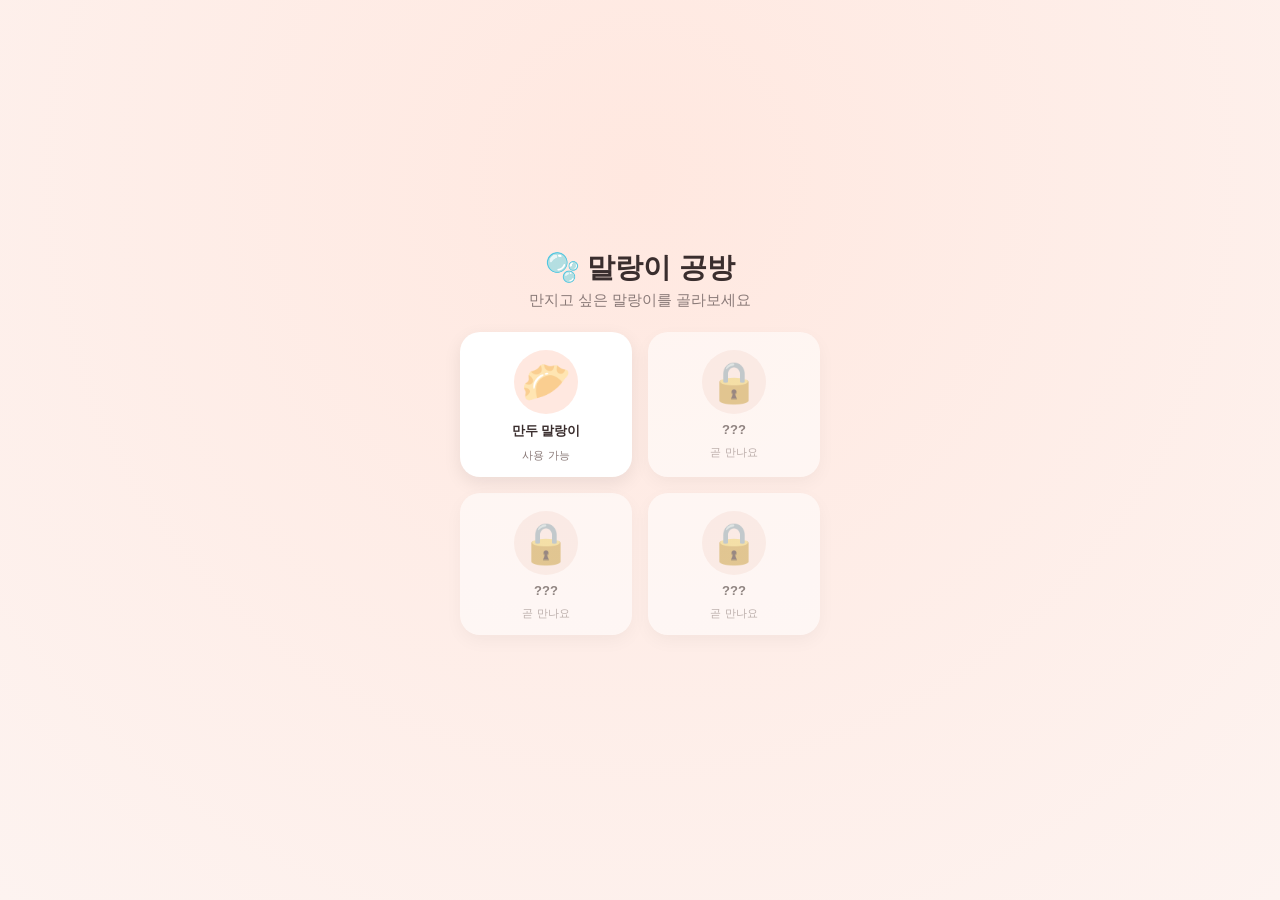
<file: malangi-simulator.html>
<!DOCTYPE html>
<html lang="ko">
<head>
<meta charset="UTF-8">
<meta name="viewport" content="width=device-width, initial-scale=1.0, maximum-scale=1.0, user-scalable=no">
<title>말랑이 공방</title>
<style>
  :root {
    --bg: #fdf3f0;
    --bg2: #ffe8e0;
    --card: #ffffff;
    --text: #3a2e2e;
    --sub: #8a7a78;
    --accent: #f3dfb6;
    --accent-edge: #d9a66c;
    --brand: #ff8f7a;
  }
  @media (prefers-color-scheme: dark) {
    :root:not([data-theme="light"]) {
      --bg: #201a1c; --bg2: #2b2224; --card: #2c2426;
      --text: #f2e9e7; --sub: #b6a6a4; --brand: #ff9a86;
    }
  }
  :root[data-theme="dark"] {
    --bg: #201a1c; --bg2: #2b2224; --card: #2c2426;
    --text: #f2e9e7; --sub: #b6a6a4; --brand: #ff9a86;
  }
  * { box-sizing: border-box; -webkit-tap-highlight-color: transparent; }
  html, body {
    margin: 0; padding: 0; width: 100%; height: 100%;
    background: radial-gradient(circle at 50% 20%, var(--bg2), var(--bg));
    font-family: -apple-system, BlinkMacSystemFont, "Apple SD Gothic Neo", "Pretendard", sans-serif;
    color: var(--text);
    overscroll-behavior: none;
  }
  .screen { display: none; min-height: 100%; flex-direction: column; align-items: center; justify-content: center; padding: 24px 16px 40px; text-align: center; }
  .screen.active { display: flex; }

  h1 { font-size: clamp(20px, 5vw, 28px); margin: 0 0 4px; font-weight: 800; }
  p.sub { color: var(--sub); margin: 0 0 22px; font-size: clamp(13px, 3.6vw, 15px); }

  /* ---- Home screen: character grid ---- */
  .grid {
    display: grid;
    grid-template-columns: repeat(2, 1fr);
    gap: 16px;
    width: min(360px, 88vw);
  }
  .malangi-card {
    background: var(--card);
    border: none;
    border-radius: 20px;
    padding: 18px 10px 14px;
    display: flex; flex-direction: column; align-items: center; gap: 8px;
    box-shadow: 0 6px 18px rgba(0,0,0,0.08);
    cursor: pointer;
    font-family: inherit;
    color: var(--text);
    transition: transform 0.15s;
  }
  .malangi-card:active { transform: scale(0.95); }
  .malangi-card.locked {
    cursor: default;
    opacity: 0.55;
    filter: grayscale(0.4);
  }
  .malangi-card .thumb {
    font-size: 40px;
    width: 64px; height: 64px;
    display: flex; align-items: center; justify-content: center;
    background: var(--bg2);
    border-radius: 50%;
  }
  .malangi-card .name { font-size: 13px; font-weight: 700; }
  .malangi-card .tag { font-size: 11px; color: var(--sub); }
  @keyframes shake {
    0%,100% { transform: translateX(0); }
    25% { transform: translateX(-4px); }
    75% { transform: translateX(4px); }
  }
  .malangi-card.shake { animation: shake 0.25s; }

  /* ---- Play screen ---- */
  .backBtn {
    align-self: flex-start;
    margin: 0 0 8px 4px;
    background: var(--card);
    border: none;
    border-radius: 999px;
    padding: 8px 16px;
    font-size: 13px;
    font-weight: 700;
    color: var(--text);
    box-shadow: 0 4px 12px rgba(0,0,0,0.08);
    cursor: pointer;
  }
  .stage {
    position: relative;
    width: min(380px, 90vw);
    height: min(380px, 90vw);
    display: flex; align-items: center; justify-content: center;
  }
  canvas { display: block; width: 100%; height: 100%; cursor: pointer; touch-action: none; }
  .counter {
    margin-top: 18px; background: var(--card); border-radius: 999px;
    padding: 10px 22px; font-size: 14px; font-weight: 600; color: var(--text);
    box-shadow: 0 4px 16px rgba(0,0,0,0.08);
  }
  .counter span { color: var(--brand); font-weight: 800; }
  .msg { margin-top: 10px; font-size: 13px; color: var(--sub); min-height: 18px; transition: opacity 0.3s; }
  .hint { margin-top: 4px; font-size: 12px; color: var(--sub); opacity: 0.7; }
</style>
</head>
<body>

<div class="screen active" id="homeScreen">
  <h1>🫧 말랑이 공방</h1>
  <p class="sub">만지고 싶은 말랑이를 골라보세요</p>
  <div class="grid">
    <button class="malangi-card" id="manduCard">
      <div class="thumb">🥟</div>
      <div class="name">만두 말랑이</div>
      <div class="tag">사용 가능</div>
    </button>
    <div class="malangi-card locked" data-locked="1">
      <div class="thumb">🔒</div>
      <div class="name">???</div>
      <div class="tag">곧 만나요</div>
    </div>
    <div class="malangi-card locked" data-locked="1">
      <div class="thumb">🔒</div>
      <div class="name">???</div>
      <div class="tag">곧 만나요</div>
    </div>
    <div class="malangi-card locked" data-locked="1">
      <div class="thumb">🔒</div>
      <div class="name">???</div>
      <div class="tag">곧 만나요</div>
    </div>
  </div>
</div>

<div class="screen" id="playScreen">
  <button class="backBtn" id="backBtn">← 돌아가기</button>
  <p class="sub" style="margin-top:0">눌러서 조몰락거려보세요 (두 손가락도 가능)</p>
  <div class="stage"><canvas id="c"></canvas></div>
  <div class="counter">오늘 만지기 <span id="count">0</span>번</div>
  <div class="msg" id="msg"></div>
  <div class="hint">클릭·드래그하거나, 모바일에서 여러 손가락으로 눌러보세요</div>
</div>

<script>
(function(){
  // ---------- screen switching ----------
  const homeScreen = document.getElementById('homeScreen');
  const playScreen = document.getElementById('playScreen');
  let started = false;

  document.getElementById('manduCard').addEventListener('click', ()=>{
    homeScreen.classList.remove('active');
    playScreen.classList.add('active');
    if (!started){ started = true; resize(); requestAnimationFrame(frame); }
    else { resize(); }
  });
  document.getElementById('backBtn').addEventListener('click', ()=>{
    playScreen.classList.remove('active');
    homeScreen.classList.add('active');
  });
  document.querySelectorAll('.malangi-card.locked').forEach(el=>{
    el.addEventListener('click', ()=>{
      el.classList.remove('shake');
      requestAnimationFrame(()=> el.classList.add('shake'));
    });
  });

  // ---------- canvas / sim ----------
  const canvas = document.getElementById('c');
  const ctx = canvas.getContext('2d');
  const countEl = document.getElementById('count');
  const msgEl = document.getElementById('msg');

  let W, H, cx, cy, R;
  function resize(){
    const rect = canvas.parentElement.getBoundingClientRect();
    if (!rect.width || !rect.height) return;
    const dpr = window.devicePixelRatio || 1;
    canvas.width = rect.width * dpr;
    canvas.height = rect.height * dpr;
    canvas.style.width = rect.width + 'px';
    canvas.style.height = rect.height + 'px';
    ctx.setTransform(dpr,0,0,dpr,0,0);
    W = rect.width; H = rect.height;
    cx = W/2; cy = H/2;
    R = Math.min(W,H) * 0.34;
    initMesh();
  }
  window.addEventListener('resize', ()=>{ if (started) resize(); });

  // ---------- counter ----------
  let count = 0;
  try { count = parseInt(localStorage.getItem('malangi_count')||'0',10)||0; } catch(e){}
  countEl.textContent = count;
  let msgTimer=null;
  function showMsg(t){
    msgEl.textContent = t; msgEl.style.opacity='1';
    clearTimeout(msgTimer);
    msgTimer = setTimeout(()=>{ msgEl.style.opacity='0'; }, 2400);
  }
  function bumpCount(){
    count++; countEl.textContent = count;
    try { localStorage.setItem('malangi_count', String(count)); } catch(e){}
    if (count===10) showMsg('스트레스가 조금 풀렸나요? 😌');
    else if (count===50) showMsg('말랑이 마스터 인정 🏆');
    else if (count===100) showMsg('오늘 100번째! 이제 좀 쉬어요 🧘');
  }

  // ---------- dumpling silhouette ----------
  // theta: atan2 angle (canvas coords, y-down). bottom of shape ~ sin(theta) near +1, top ~ -1
  function shapeFactor(theta){
    const s = Math.sin(theta);
    let blend = (s+1)/2;
    blend = blend*blend*(3-2*blend); // smoothstep
    const top = 1 + 0.07*Math.sin(theta*9);   // pleated ruffle on upper rim
    const bottom = 0.8;                        // flatter underside
    return top*(1-blend) + bottom*blend;
  }

  // ---------- soft-body mesh ----------
  const N = 56;
  let baseAngle = [], restR = [], px = [], py = [], vx = [], vy = [];
  let restArea = 0;

  function initMesh(){
    baseAngle=[]; restR=[]; px=[]; py=[]; vx=[]; vy=[];
    for (let i=0;i<N;i++){
      const a = (i/N)*Math.PI*2;
      baseAngle.push(a);
      const rr = R*shapeFactor(a);
      restR.push(rr);
      px.push(cx + Math.cos(a)*rr);
      py.push(cy + Math.sin(a)*rr);
      vx.push(0); vy.push(0);
    }
    restArea = polygonArea(px,py);
  }
  function polygonArea(xs,ys){
    let a=0;
    for (let i=0;i<xs.length;i++){
      const j=(i+1)%xs.length;
      a += xs[i]*ys[j]-xs[j]*ys[i];
    }
    return Math.abs(a)/2;
  }

  const K_SHAPE = 95, K_SMOOTH = 55, K_PRESSURE = 2600, DAMP = 7.2;
  const FINGER_K = 1400, FINGER_R_FACTOR = 0.62;
  const touches = new Map();

  function physicsStep(dt){
    const fx = new Float64Array(N), fy = new Float64Array(N);
    const area = polygonArea(px,py);
    const areaDiff = (restArea-area)/restArea;

    for (let i=0;i<N;i++){
      const tx = cx+Math.cos(baseAngle[i])*restR[i];
      const ty = cy+Math.sin(baseAngle[i])*restR[i];
      fx[i] += K_SHAPE*(tx-px[i]);
      fy[i] += K_SHAPE*(ty-py[i]);

      const p1=(i-1+N)%N, p2=(i+1)%N;
      const ax=(px[p1]+px[p2])/2, ay=(py[p1]+py[p2])/2;
      fx[i] += K_SMOOTH*(ax-px[i]);
      fy[i] += K_SMOOTH*(ay-py[i]);

      const nx0 = px[i]-cx, ny0 = py[i]-cy;
      const nlen = Math.hypot(nx0,ny0)||1;
      fx[i] += K_PRESSURE*areaDiff*(nx0/nlen);
      fy[i] += K_PRESSURE*areaDiff*(ny0/nlen);

      touches.forEach(t=>{
        const dx=t.x-px[i], dy=t.y-py[i];
        const dist=Math.hypot(dx,dy)||1;
        const infR = R*FINGER_R_FACTOR;
        if (dist<infR){
          const s = FINGER_K*(1-dist/infR);
          fx[i]+=s*dx/dist; fy[i]+=s*dy/dist;
        }
      });

      fx[i] -= DAMP*vx[i];
      fy[i] -= DAMP*vy[i];
    }

    for (let i=0;i<N;i++){
      vx[i]+=fx[i]*dt; vy[i]+=fy[i]*dt;
      const vmag=Math.hypot(vx[i],vy[i]), vmax=3200;
      if (vmag>vmax){ vx[i]*=vmax/vmag; vy[i]*=vmax/vmag; }
      px[i]+=vx[i]*dt; py[i]+=vy[i]*dt;

      const ddx=px[i]-cx, ddy=py[i]-cy;
      const dd=Math.hypot(ddx,ddy)||1;
      const minR=restR[i]*0.5, maxR=restR[i]*1.6;
      if (dd<minR){ px[i]=cx+ddx/dd*minR; py[i]=cy+ddy/dd*minR; }
      else if (dd>maxR){ px[i]=cx+ddx/dd*maxR; py[i]=cy+ddy/dd*maxR; }
    }
  }

  // ---------- audio ----------
  let actx=null, noiseBuffer=null;
  let textureSrc=null, textureFilter=null, textureGain=null;
  function ensureAudio(){
    if (actx) return;
    try {
      actx = new (window.AudioContext||window.webkitAudioContext)();
      const len = actx.sampleRate*1.0;
      noiseBuffer = actx.createBuffer(1,len,actx.sampleRate);
      const d = noiseBuffer.getChannelData(0);
      for (let i=0;i<len;i++) d[i]=Math.random()*2-1;
    } catch(e){}
  }
  function playThud(kind){
    if (!actx) return;
    if (actx.state==='suspended') actx.resume();
    const now = actx.currentTime;
    const dur = kind==='press'?0.22:0.13;
    const baseFreq = kind==='press'?(95+Math.random()*20):(260+Math.random()*60);
    const osc = actx.createOscillator();
    osc.type='sine';
    osc.frequency.setValueAtTime(baseFreq*1.6, now);
    osc.frequency.exponentialRampToValueAtTime(baseFreq, now+dur*0.5);
    const og = actx.createGain();
    og.gain.setValueAtTime(0.001, now);
    og.gain.exponentialRampToValueAtTime(kind==='press'?0.35:0.22, now+0.01);
    og.gain.exponentialRampToValueAtTime(0.0008, now+dur);
    osc.connect(og).connect(actx.destination);
    osc.start(now); osc.stop(now+dur+0.02);

    const noise = actx.createBufferSource();
    noise.buffer = noiseBuffer;
    const filt = actx.createBiquadFilter();
    filt.type='lowpass';
    filt.frequency.value = kind==='press'?(700+Math.random()*300):(1400+Math.random()*500);
    const ng = actx.createGain();
    ng.gain.setValueAtTime(0.001, now);
    ng.gain.exponentialRampToValueAtTime(kind==='press'?0.18:0.1, now+0.008);
    ng.gain.exponentialRampToValueAtTime(0.0006, now+dur*0.85);
    noise.connect(filt).connect(ng).connect(actx.destination);
    noise.start(now); noise.stop(now+dur);
  }
  function startTexture(){
    if (!actx||textureSrc) return;
    textureSrc = actx.createBufferSource();
    textureSrc.buffer = noiseBuffer;
    textureSrc.loop = true;
    textureFilter = actx.createBiquadFilter();
    textureFilter.type='bandpass';
    textureFilter.frequency.value=500;
    textureFilter.Q.value=0.7;
    textureGain = actx.createGain();
    textureGain.gain.value=0.0001;
    textureSrc.connect(textureFilter).connect(textureGain).connect(actx.destination);
    textureSrc.start();
  }
  function updateTexture(deformAmt, speed){
    if (!textureGain) return;
    const now = actx.currentTime;
    const targetGain = Math.min(0.07, 0.02+deformAmt*0.15+speed*0.00012);
    textureGain.gain.setTargetAtTime(targetGain, now, 0.03);
    const targetFreq = 350+deformAmt*900+speed*0.6;
    textureFilter.frequency.setTargetAtTime(Math.min(2200,targetFreq), now, 0.05);
  }
  function stopTexture(){
    if (!textureSrc) return;
    const now = actx.currentTime;
    textureGain.gain.setTargetAtTime(0.0001, now, 0.08);
    const s = textureSrc;
    setTimeout(()=>{ try{ s.stop(); }catch(e){} }, 200);
    textureSrc=null; textureFilter=null; textureGain=null;
  }
  function haptic(ms){ try{ if(navigator.vibrate) navigator.vibrate(ms); }catch(e){} }

  // ---------- pointer handling ----------
  let lastMoveX={}, lastMoveY={};
  function getRelPos(e){
    const rect = canvas.getBoundingClientRect();
    return { x:e.clientX-rect.left, y:e.clientY-rect.top };
  }
  canvas.style.touchAction='none';
  canvas.addEventListener('pointerdown', (e)=>{
    e.preventDefault();
    ensureAudio();
    const p = getRelPos(e);
    const d = Math.hypot(p.x-cx,p.y-cy);
    if (d>R*1.9) return;
    canvas.setPointerCapture(e.pointerId);
    const wasEmpty = touches.size===0;
    touches.set(e.pointerId, {x:p.x,y:p.y});
    lastMoveX[e.pointerId]=p.x; lastMoveY[e.pointerId]=p.y;
    if (wasEmpty){ bumpCount(); playThud('press'); startTexture(); }
    haptic(14);
  });
  canvas.addEventListener('pointermove', (e)=>{
    if (!touches.has(e.pointerId)) return;
    e.preventDefault();
    const p = getRelPos(e);
    touches.set(e.pointerId, {x:p.x,y:p.y});
  });
  function releasePointer(e){
    if (!touches.has(e.pointerId)) return;
    touches.delete(e.pointerId);
    delete lastMoveX[e.pointerId]; delete lastMoveY[e.pointerId];
    if (touches.size===0){ playThud('release'); haptic(6); stopTexture(); }
  }
  canvas.addEventListener('pointerup', releasePointer);
  canvas.addEventListener('pointercancel', releasePointer);
  canvas.addEventListener('pointerleave', (e)=>{ if(e.buttons===0) releasePointer(e); });

  // ---------- colors ----------
  function css(v){ return getComputedStyle(document.documentElement).getPropertyValue(v).trim(); }
  function hexToRgb(hex){
    hex = hex.replace('#','');
    if (hex.length===3) hex = hex.split('').map(c=>c+c).join('');
    const num = parseInt(hex,16);
    return { r:(num>>16)&255, g:(num>>8)&255, b:num&255 };
  }
  function lighten(hex,amt){
    const {r,g,b}=hexToRgb(hex);
    const f=(v)=>Math.min(255,Math.round(v+(255-v)*amt));
    return `rgb(${f(r)},${f(g)},${f(b)})`;
  }
  function darken(hex,amt){
    const {r,g,b}=hexToRgb(hex);
    const f=(v)=>Math.max(0,Math.round(v*(1-amt)));
    return `rgb(${f(r)},${f(g)},${f(b)})`;
  }

  // ---------- render ----------
  function draw(){
    ctx.clearRect(0,0,W,H);
    const area = polygonArea(px,py);
    const compression = Math.max(0, Math.min(1, (restArea-area)/restArea));

    ctx.save();
    ctx.beginPath();
    const shY = cy+R*0.85;
    ctx.ellipse(cx, shY, R*(0.9-compression*0.15), R*0.15, 0, 0, Math.PI*2);
    ctx.fillStyle='rgba(0,0,0,0.13)';
    ctx.fill();
    ctx.restore();

    const path = new Path2D();
    for (let i=0;i<N;i++){
      const j=(i+1)%N;
      const mx=(px[i]+px[j])/2, my=(py[i]+py[j])/2;
      if (i===0) path.moveTo(mx,my);
      else path.quadraticCurveTo(px[i],py[i], mx,my);
    }
    path.closePath();

    const accent = css('--accent') || '#f3dfb6';
    const grad = ctx.createRadialGradient(cx-R*0.3, cy-R*0.45, R*0.1, cx, cy, R*1.3);
    grad.addColorStop(0, lighten(accent,0.35));
    grad.addColorStop(0.6, accent);
    grad.addColorStop(1, darken(accent,0.14));
    ctx.fillStyle = grad;
    ctx.fill(path);

    ctx.save();
    ctx.strokeStyle = darken(accent,0.28);
    ctx.globalAlpha = 0.45;
    ctx.lineWidth = 2;
    ctx.stroke(path);
    ctx.restore();

    ctx.save();
    ctx.clip(path);
    touches.forEach(t=>{
      const g = ctx.createRadialGradient(t.x,t.y,0, t.x,t.y, R*0.55);
      g.addColorStop(0,'rgba(0,0,0,0.20)');
      g.addColorStop(1,'rgba(0,0,0,0)');
      ctx.fillStyle=g;
      ctx.beginPath();
      ctx.arc(t.x,t.y,R*0.55,0,Math.PI*2);
      ctx.fill();
    });
    ctx.beginPath();
    ctx.ellipse(cx-R*0.28, cy-R*0.4, R*0.4, R*0.22, -0.5, 0, Math.PI*2);
    ctx.fillStyle='rgba(255,255,255,0.35)';
    ctx.fill();

    // face
    const eyeY = cy - R*0.02;
    ctx.fillStyle = '#3a2e2e';
    ctx.beginPath(); ctx.ellipse(cx-R*0.22, eyeY, R*0.045, R*0.06, 0, 0, Math.PI*2); ctx.fill();
    ctx.beginPath(); ctx.ellipse(cx+R*0.22, eyeY, R*0.045, R*0.06, 0, 0, Math.PI*2); ctx.fill();
    ctx.fillStyle = 'rgba(255,255,255,0.8)';
    ctx.beginPath(); ctx.arc(cx-R*0.19, eyeY-R*0.02, R*0.014, 0, Math.PI*2); ctx.fill();
    ctx.beginPath(); ctx.arc(cx+R*0.25, eyeY-R*0.02, R*0.014, 0, Math.PI*2); ctx.fill();
    ctx.fillStyle = 'rgba(255,150,140,0.45)';
    ctx.beginPath(); ctx.ellipse(cx-R*0.42, cy+R*0.14, R*0.08, R*0.05, 0, 0, Math.PI*2); ctx.fill();
    ctx.beginPath(); ctx.ellipse(cx+R*0.42, cy+R*0.14, R*0.08, R*0.05, 0, 0, Math.PI*2); ctx.fill();

    ctx.restore();
  }

  let last = performance.now();
  function frame(now){
    const dtFrame = Math.min((now-last)/1000, 1/30);
    last = now;
    const sub=4, dtSub=dtFrame/sub;
    for (let s=0;s<sub;s++) physicsStep(dtSub);

    if (textureGain){
      let maxSpeed=0;
      touches.forEach((t,id)=>{
        const lx=lastMoveX[id]??t.x, ly=lastMoveY[id]??t.y;
        const sp = Math.hypot(t.x-lx,t.y-ly)/Math.max(dtFrame,0.001);
        maxSpeed=Math.max(maxSpeed,sp);
        lastMoveX[id]=t.x; lastMoveY[id]=t.y;
      });
      const area = polygonArea(px,py);
      const deform = Math.max(0, Math.min(1,(restArea-area)/restArea));
      updateTexture(deform, maxSpeed);
    }
    draw();
    requestAnimationFrame(frame);
  }
})();
</script>
</body>
</html>
</file>
